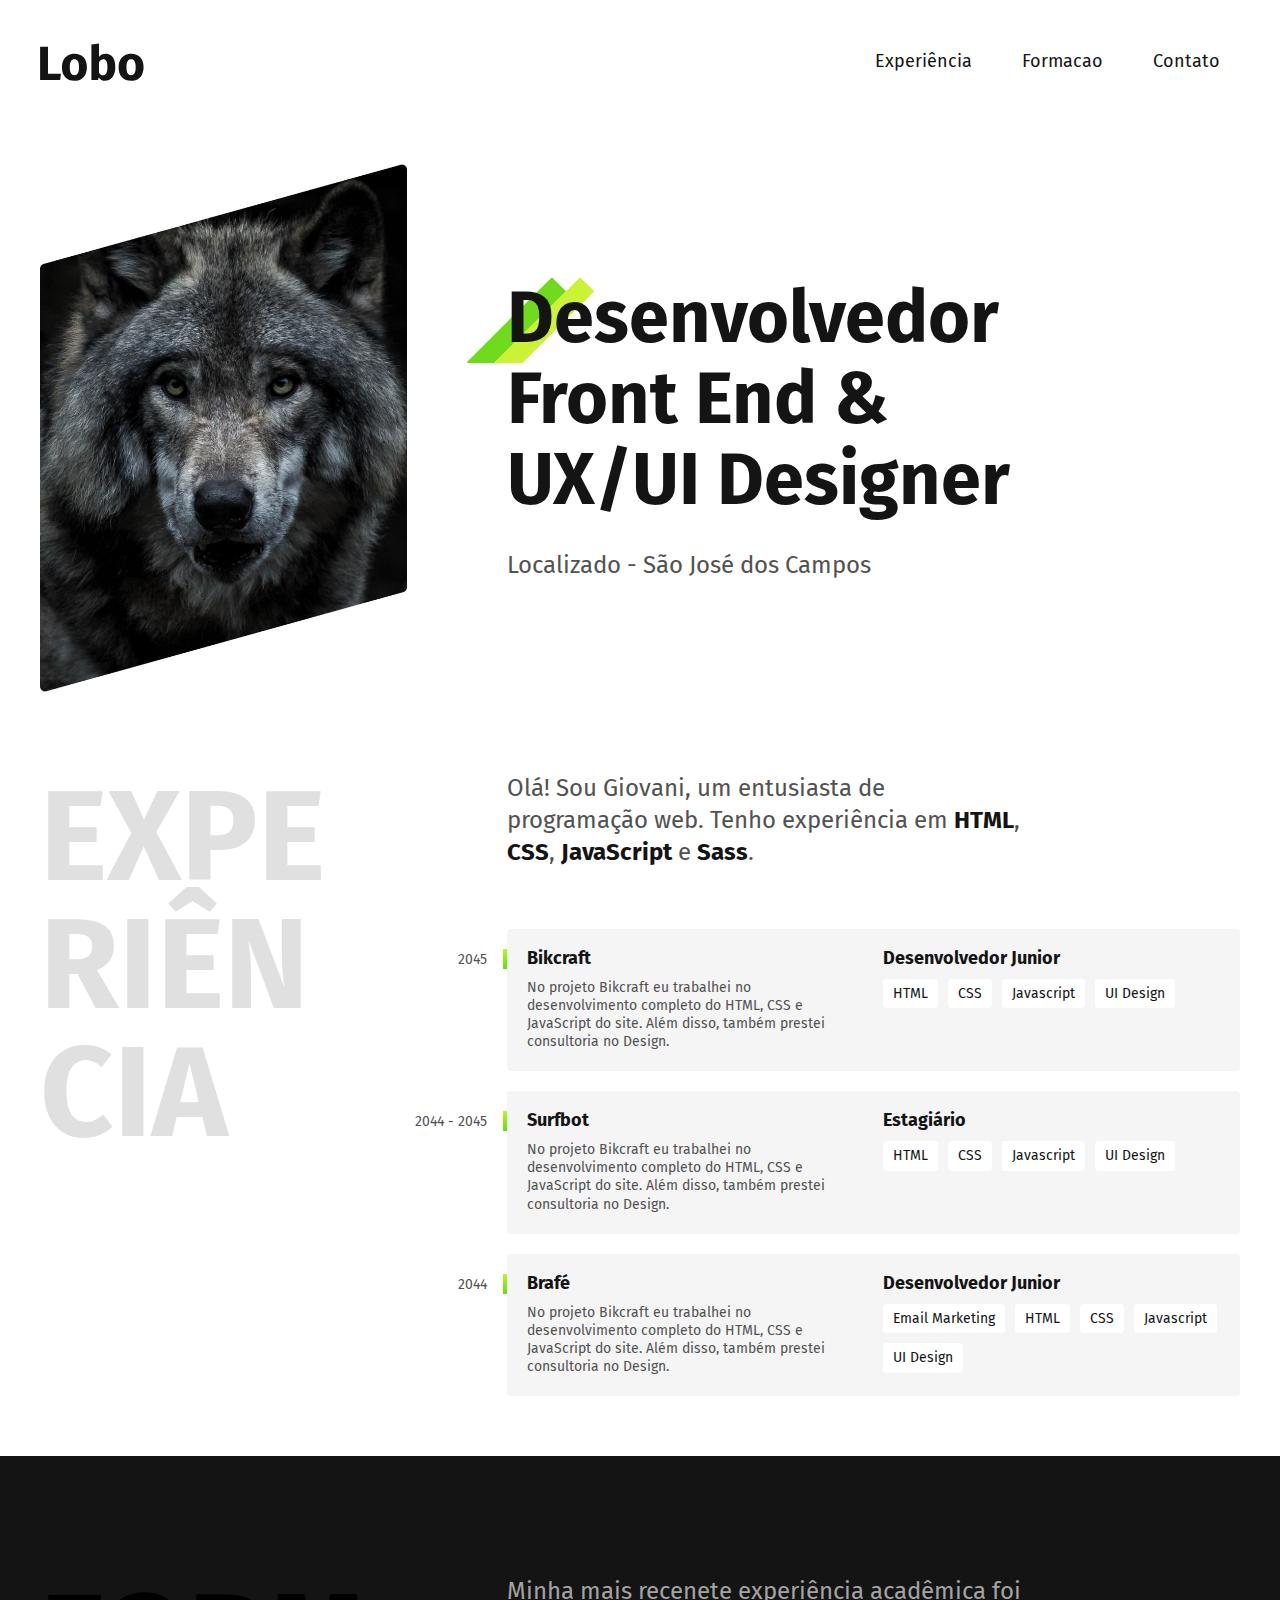
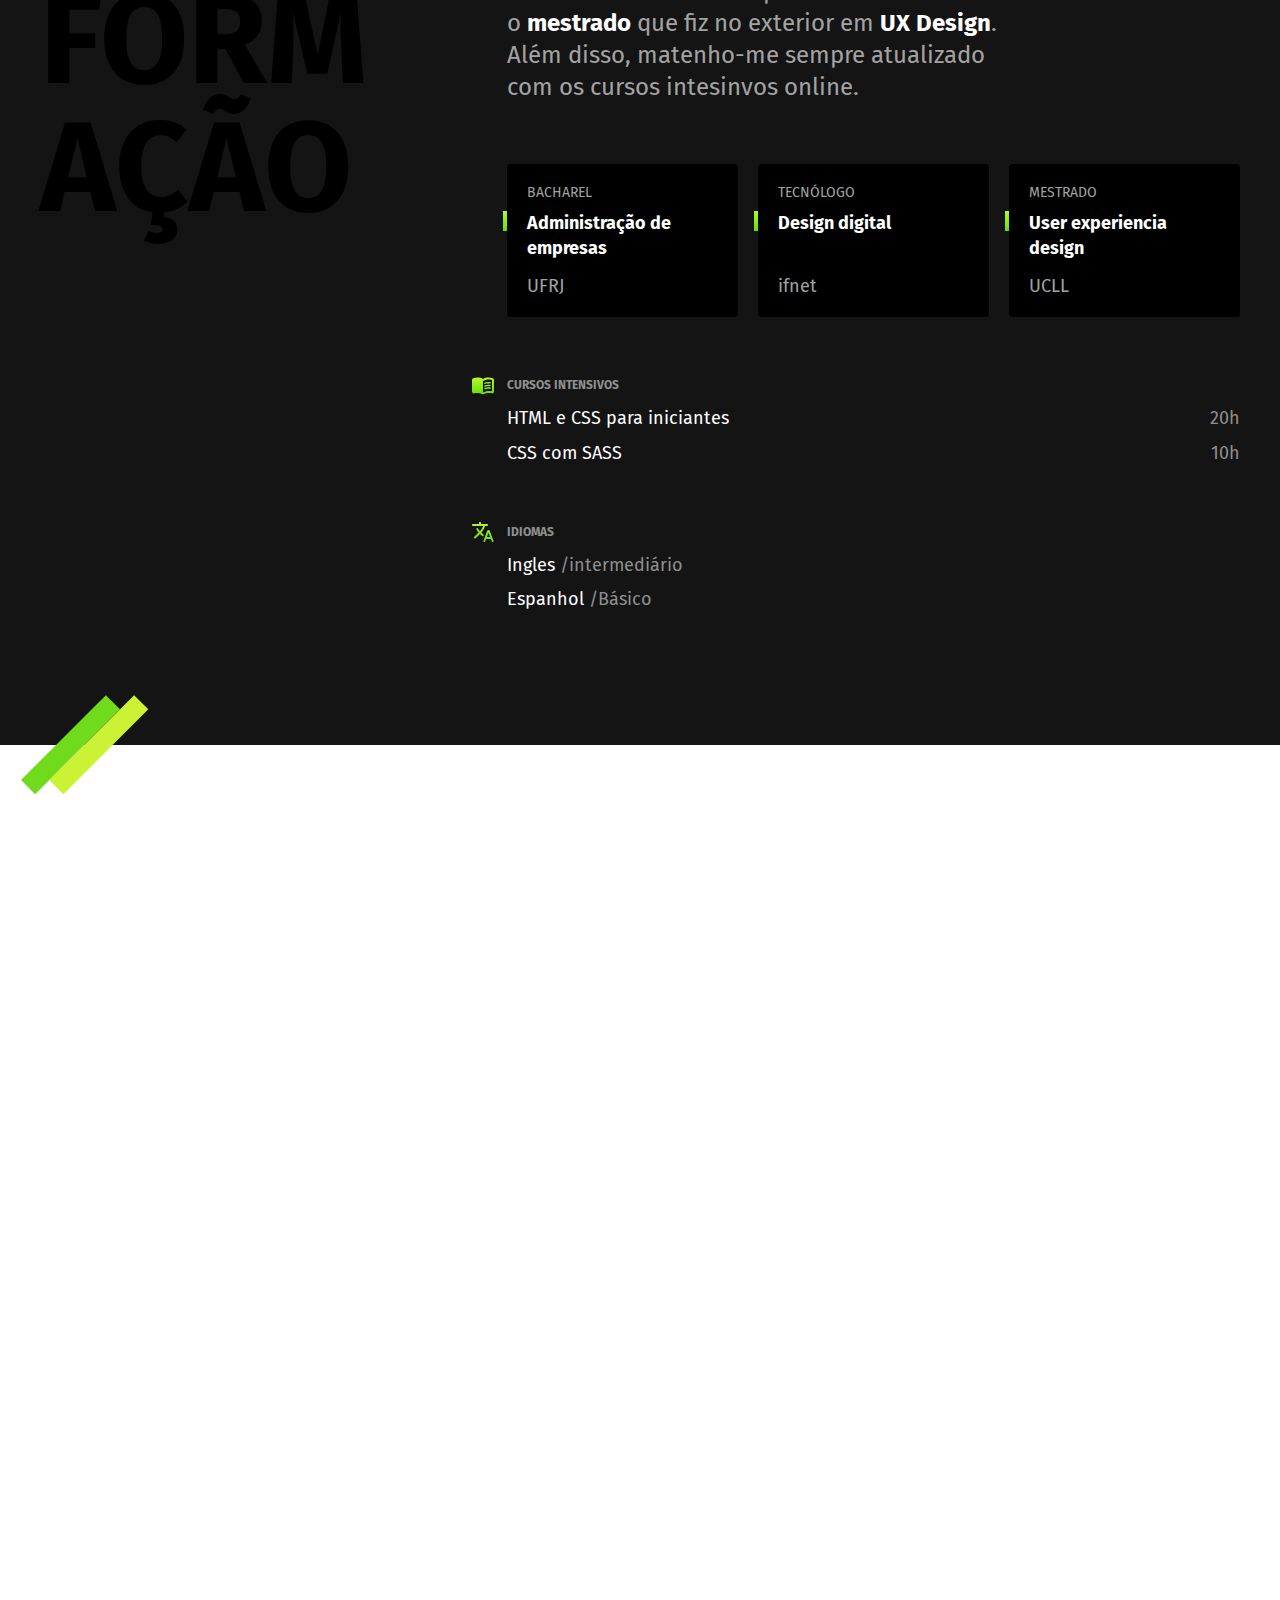
<file: index.html>
<!DOCTYPE html>
<html lang="en">
<head>
    <meta charset="UTF-8">
    <meta http-equiv="X-UA-Compatible" content="IE=edge">
    <meta name="viewport" content="width=device-width, initial-scale=1.0">
    <title>Lobo</title>
    <link rel="stylesheet" href="css/style.css">
    <link rel="preconnect" href="https://fonts.googleapis.com">
    <link rel="preconnect" href="https://fonts.gstatic.com" crossorigin>
    <link href="https://fonts.googleapis.com/css2?family=Fira+Sans:wght@400;500;700&display=swap" rel="stylesheet">
</head>
<body>
    <header class="header">
        <img src="img/marca.svg" alt="Nome da marca">
        <nav>
            <ul class="header-menu">
                <li><a href="#experiencia">Experiência</a></li>
                <li><a href="#formacao">Formacao</a></li>
                <li><a href="#contato">Contato</a></li>
            </ul>
        </nav>
    </header>

    <main class="introducao">
        <img src="img/perfil.jpg" alt="Lobo cinza">
        <div>
            <h1>Desenvolvedor <br> Front End & <br> UX/UI Designer</h1>
            <p>Localizado - São José dos Campos</p>
        </div>
    </main>

    <section class="experiencia" id="experiencia" aria-label="experiencia">
        <h2 class="subtitulo">Experiência</h2>
        <div>
            <p class="experiencia-texto">Olá! Sou Giovani, um entusiasta de programação web. Tenho experiência em <strong>HTML</strong>, <strong>CSS</strong>, <strong>JavaScript</strong> e <strong>Sass</strong>.</p>

            <div class="empresa">
                <span class="empresa-ano">2045</span>
                <h3 class="empresa-titulo">Bikcraft</h3>
                <span class="empresa-titulo">Desenvolvedor Junior</span>
                <p class="empresa-texto">No projeto Bikcraft eu trabalhei no desenvolvimento completo do HTML, CSS e JavaScript do site. Além disso, também prestei consultoria no Design.</p>
                <ul class="empresa-habilidades">
                    <li>HTML</li>
                    <li>CSS</li>
                    <li>Javascript</li>
                    <li>UI Design</li>
                </ul>
            </div>

            <div class="empresa">
                <span class="empresa-ano">2044 - 2045</span>
                <h3 class="empresa-titulo">Surfbot</h3>
                <span class="empresa-titulo">Estagiário</span>
                <p class="empresa-texto">No projeto Bikcraft eu trabalhei no desenvolvimento completo do HTML, CSS e JavaScript do site. Além disso, também prestei consultoria no Design.</p>
                <ul class="empresa-habilidades">
                    <li>HTML</li>
                    <li>CSS</li>
                    <li>Javascript</li>
                    <li>UI Design</li>
                </ul>
            </div>

            <div class="empresa">
                <span class="empresa-ano">2044</span>
                <h3 class="empresa-titulo">Brafé</h3>
                <span class="empresa-titulo">Desenvolvedor Junior</span>
                <p class="empresa-texto">No projeto Bikcraft eu trabalhei no desenvolvimento completo do HTML, CSS e JavaScript do site. Além disso, também prestei consultoria no Design.</p>
                <ul class="empresa-habilidades">
                    <li>Email Marketing</li>
                    <li>HTML</li>
                    <li>CSS</li>
                    <li>Javascript</li>
                    <li>UI Design</li>
                </ul>
            </div>
        </div>
    </section>

    <section class="formacao" id="formacao" aria-label="formacao">
        <div class="formacao-container">
            <h2 class="subtitulo">Formação</h2>
            <div>
                <p class="formacao-texto">
                    Minha mais recenete experiência acadêmica foi o <strong>mestrado</strong> que fiz no exterior em <strong>UX Design</strong>. Além disso, matenho-me sempre atualizado com os cursos intesinvos online.
                </p>

                <ul class="faculdade-lista">
                    <li class="faculdade">
                        <span class="faculdade-tipo">Bacharel</span>
                        <h3 class="faculdade-curso">Administração de empresas</h3>
                        <span class="faculdade-instituicao">UFRJ</span>
                    </li>
                    <li class="faculdade">
                        <span class="faculdade-tipo">Tecnólogo</span>
                        <h3 class="faculdade-curso">Design digital</h3>
                        <span class="faculdade-instituicao">ifnet</span>
                    </li>
                    <li class="faculdade">
                        <span class="faculdade-tipo">Mestrado</span>
                        <h3 class="faculdade-curso">User experiencia design</h3>
                        <span class="faculdade-instituicao">UCLL</span>
                    </li>
                </ul>

                <div class="formacao-extra">
                    <div class="cursos">
                        <h3>Cursos Intensivos</h3>
                        <ul>
                            <li>HTML e CSS para iniciantes  <span>20h</span></li>
                            <li>CSS com SASS  <span>10h</span></li>
                        </ul>
                    </div>
                    <div class="idiomas">
                        <h3>Idiomas</h3>
                        <ul>
                            <li>Ingles <span>/intermediário</span></li>
                            <li>Espanhol <span>/Básico</span></li>
                        </ul>
                    </div>
                </div>
                </div>
            </div>
        </div>
    </section>

</body>
</html>
</file>
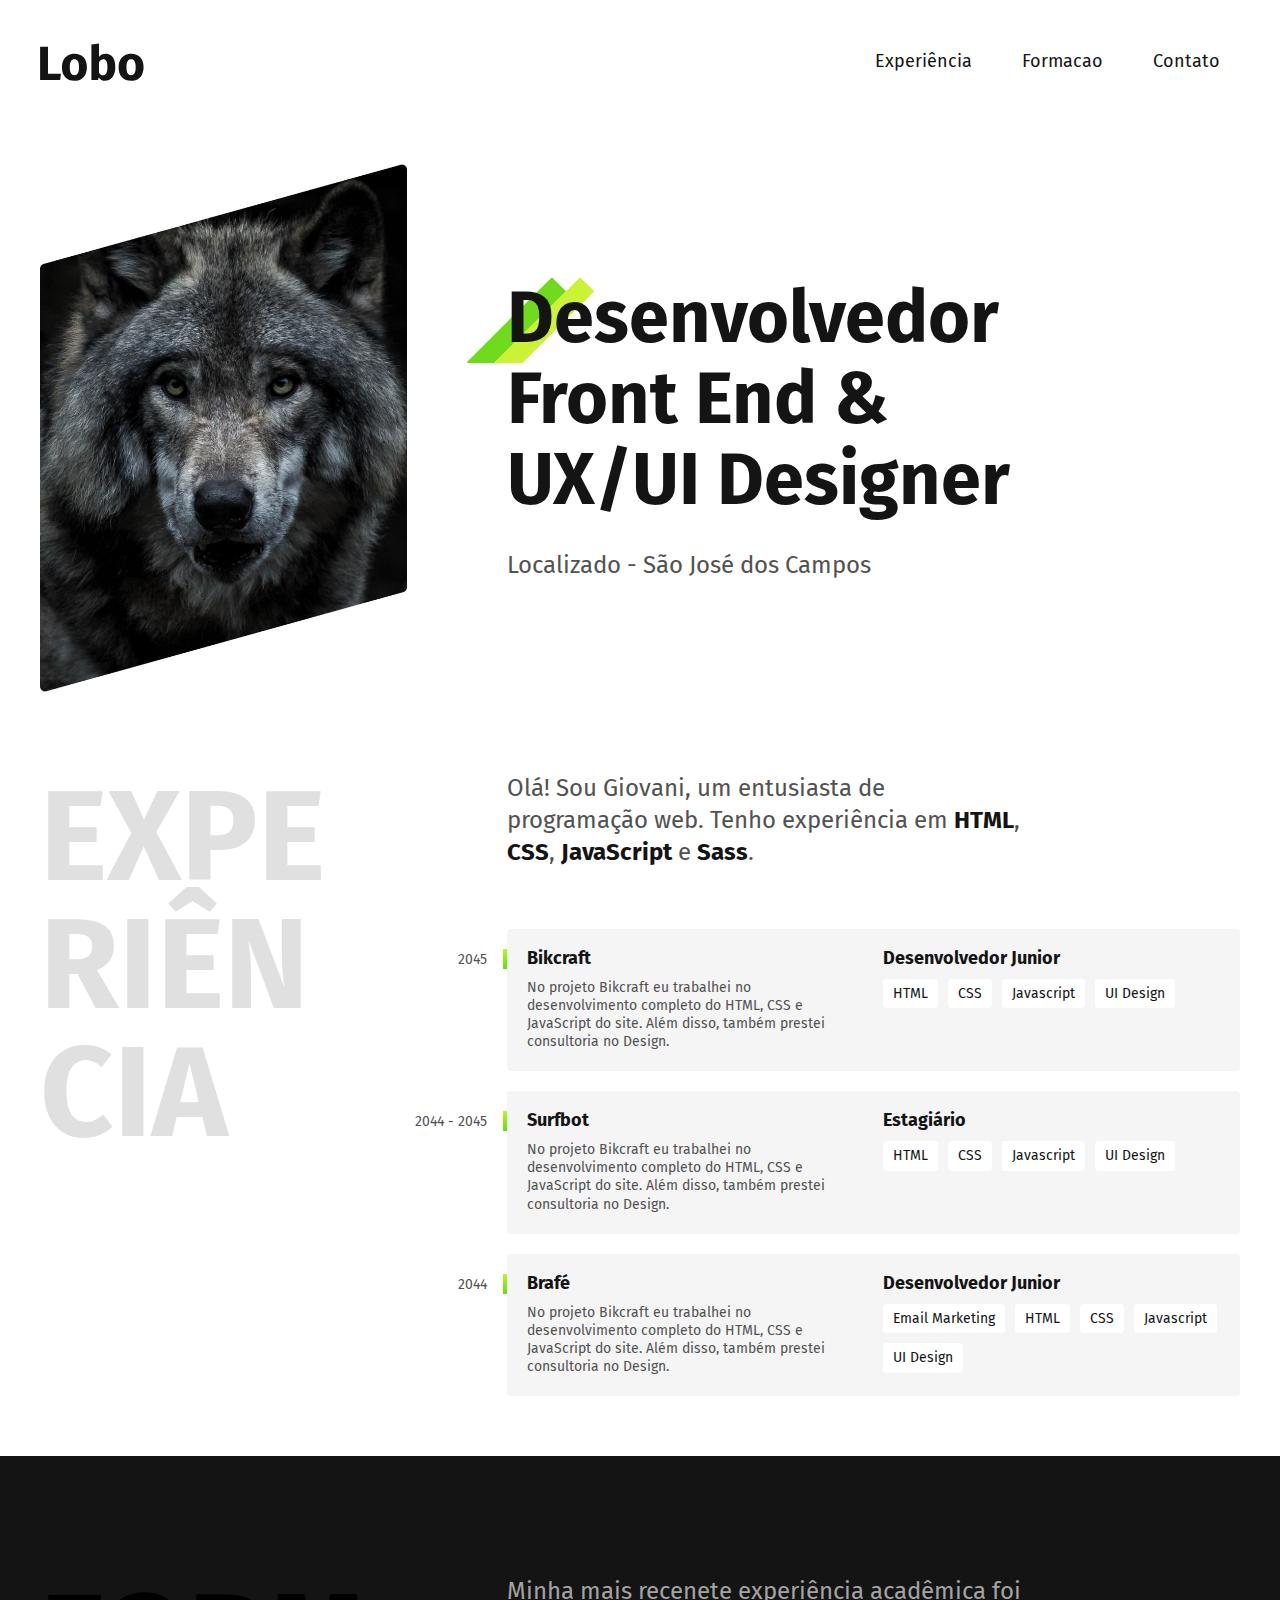
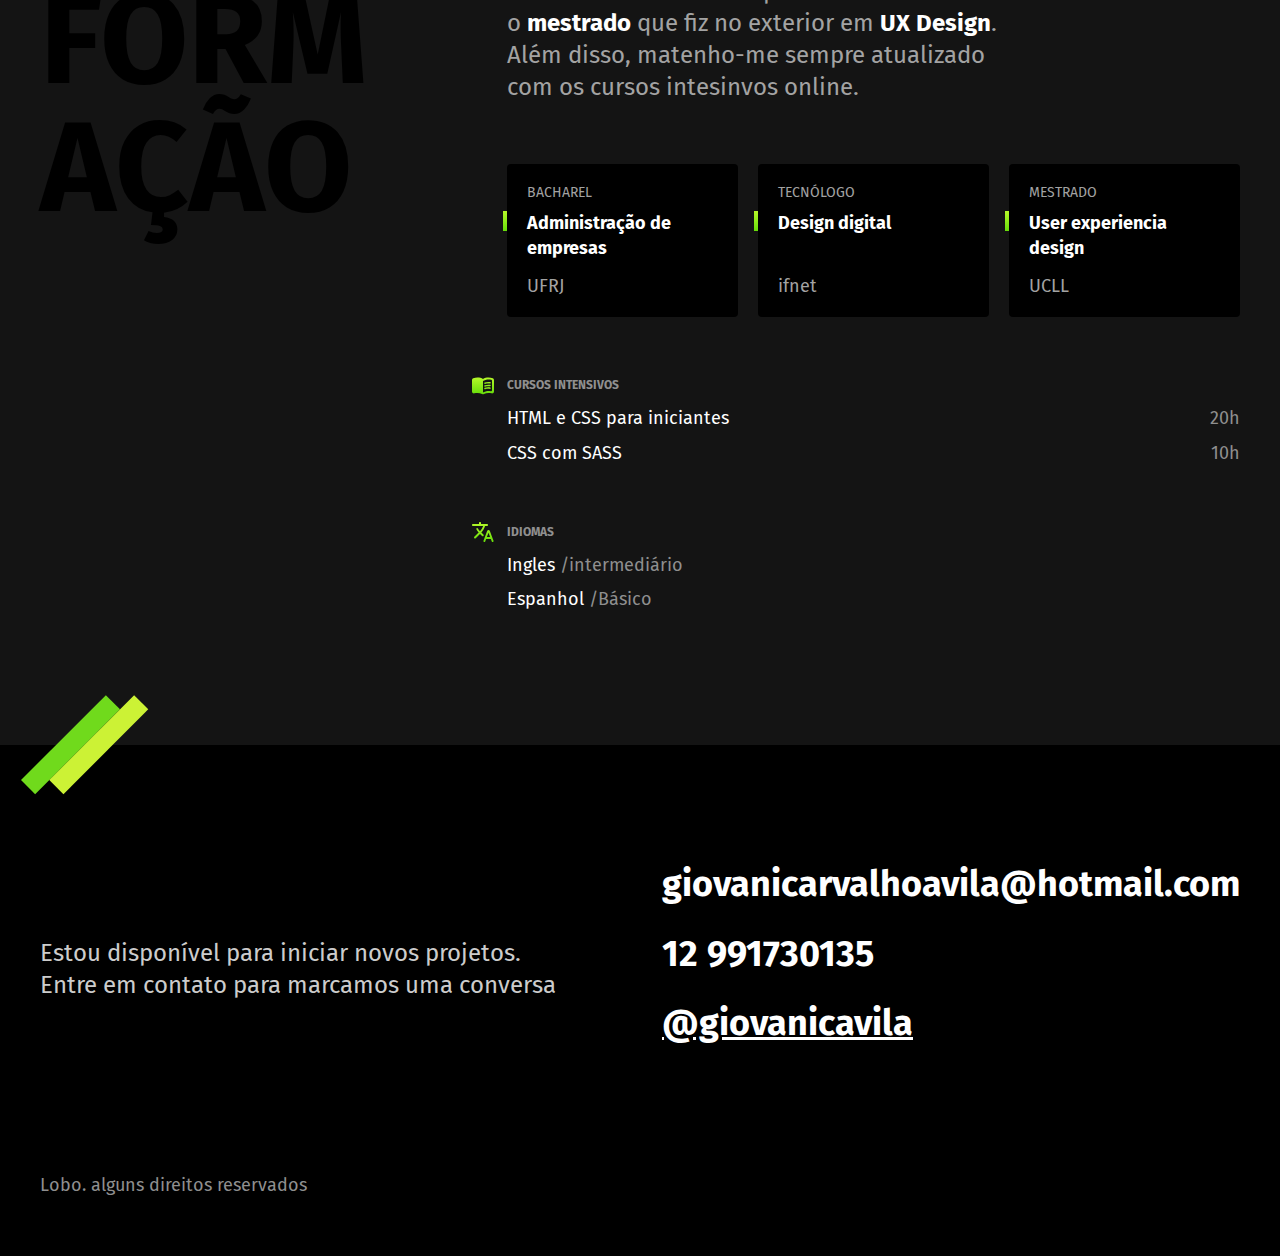
<file: template/index.html>
<!DOCTYPE html>
<html lang="en">
<head>
    <meta charset="UTF-8">
    <meta http-equiv="X-UA-Compatible" content="IE=edge">
    <meta name="viewport" content="width=device-width, initial-scale=1.0">
    <meta name="description" content="Desenvolvedor e designer localizado em São José dos Campos">
    <title>Lobo</title>
    <link rel="stylesheet" href="../styles/global.css">
    <link rel="preconnect" href="https://fonts.googleapis.com">
    <link rel="preconnect" href="https://fonts.gstatic.com" crossorigin>
    <link href="https://fonts.googleapis.com/css2?family=Fira+Sans:wght@400;500;700&display=swap" rel="stylesheet">
</head>
<body>
    <header class="header">
        <img src="../img/marca.svg" alt="Nome da marca">
        <nav>
            <ul class="header-menu">
                <li><a href="#experiencia">Experiência</a></li>
                <li><a href="#formacao">Formacao</a></li>
                <li><a href="#contato">Contato</a></li>
            </ul>
        </nav>
    </header>

    <main class="introducao">
        <img src="../img/perfil.jpg" alt="Lobo cinza">
        <div>
            <h1>Desenvolvedor <br> Front End & <br> UX/UI Designer</h1>
            <p>Localizado - São José dos Campos</p>
        </div>
    </main>

    <section class="experiencia" id="experiencia" aria-label="experiencia">
        <h2 class="subtitulo">Experiência</h2>
        <div>
            <p class="experiencia-texto">Olá! Sou Giovani, um entusiasta de programação web. Tenho experiência em <strong>HTML</strong>, <strong>CSS</strong>, <strong>JavaScript</strong> e <strong>Sass</strong>.</p>

            <div class="empresa">
                <span class="empresa-ano">2045</span>
                <h3 class="empresa-titulo">Bikcraft</h3>
                <span class="empresa-titulo">Desenvolvedor Junior</span>
                <p class="empresa-texto">No projeto Bikcraft eu trabalhei no desenvolvimento completo do HTML, CSS e JavaScript do site. Além disso, também prestei consultoria no Design.</p>
                <ul class="empresa-habilidades">
                    <li>HTML</li>
                    <li>CSS</li>
                    <li>Javascript</li>
                    <li>UI Design</li>
                </ul>
            </div>

            <div class="empresa">
                <span class="empresa-ano">2044 - 2045</span>
                <h3 class="empresa-titulo">Surfbot</h3>
                <span class="empresa-titulo">Estagiário</span>
                <p class="empresa-texto">No projeto Bikcraft eu trabalhei no desenvolvimento completo do HTML, CSS e JavaScript do site. Além disso, também prestei consultoria no Design.</p>
                <ul class="empresa-habilidades">
                    <li>HTML</li>
                    <li>CSS</li>
                    <li>Javascript</li>
                    <li>UI Design</li>
                </ul>
            </div>

            <div class="empresa">
                <span class="empresa-ano">2044</span>
                <h3 class="empresa-titulo">Brafé</h3>
                <span class="empresa-titulo">Desenvolvedor Junior</span>
                <p class="empresa-texto">No projeto Bikcraft eu trabalhei no desenvolvimento completo do HTML, CSS e JavaScript do site. Além disso, também prestei consultoria no Design.</p>
                <ul class="empresa-habilidades">
                    <li>Email Marketing</li>
                    <li>HTML</li>
                    <li>CSS</li>
                    <li>Javascript</li>
                    <li>UI Design</li>
                </ul>
            </div>
        </div>
    </section>

    <section class="formacao" id="formacao" aria-label="formacao">
        <div class="formacao-container">
            <h2 class="subtitulo">Formação</h2>
            <div>
                <p class="formacao-texto">
                    Minha mais recenete experiência acadêmica foi o <strong>mestrado</strong> que fiz no exterior em <strong>UX Design</strong>. Além disso, matenho-me sempre atualizado com os cursos intesinvos online.
                </p>

                <ul class="faculdade-lista">
                    <li class="faculdade">
                        <span class="faculdade-tipo">Bacharel</span>
                        <h3 class="faculdade-curso">Administração de empresas</h3>
                        <span class="faculdade-instituicao">UFRJ</span>
                    </li>
                    <li class="faculdade">
                        <span class="faculdade-tipo">Tecnólogo</span>
                        <h3 class="faculdade-curso">Design digital</h3>
                        <span class="faculdade-instituicao">ifnet</span>
                    </li>
                    <li class="faculdade">
                        <span class="faculdade-tipo">Mestrado</span>
                        <h3 class="faculdade-curso">User experiencia design</h3>
                        <span class="faculdade-instituicao">UCLL</span>
                    </li>
                </ul>

                <div class="formacao-extra">
                    <div class="cursos">
                        <h3>Cursos Intensivos</h3>
                        <ul>
                            <li>HTML e CSS para iniciantes  <span>20h</span></li>
                            <li>CSS com SASS  <span>10h</span></li>
                        </ul>
                    </div>
                    <div class="idiomas">
                        <h3>Idiomas</h3>
                        <ul>
                            <li>Ingles <span>/intermediário</span></li>
                            <li>Espanhol <span>/Básico</span></li>
                        </ul>
                    </div>
                </div>
                </div>
            </div>
        </div>
    </section>
    <footer class="footer" id="contato">
        <div class="footer-container">
            <p class="footer-texto">
                Estou disponível para iniciar novos projetos. Entre em contato para marcamos uma conversa
            </p>
            <ul class="footer-contato">
                <li>giovanicarvalhoavila@hotmail.com</li>
                <li>12 991730135</li>
                <li><a href="">@giovanicavila</a></li>
            </ul>
            <p class="footer-copy">Lobo. alguns direitos reservados</p>
        </div>
    </footer>
</body>
</html>
</file>
<file: css/style.css>
@import './global.css';
@import './header.css';
@import './introducao.css';
@import './experiencia.css';
@import './formacao.css';
</file>
<file: styles/global.css>
@import url(experiencia.css);
@import url(footer.css);
@import url(formacao.css);
@import url(header.css);
@import url(introducao.css);
body {
  margin: 0px;
  padding: 0px;
  font-family: "Fira Sans", Arial, Helvetica, sans-serif;
  color: #141414;
}

h1, h2, h3, p {
  margin: 0px;
}

ul {
  margin: 0px;
  padding: 0px;
  list-style: none;
}

img {
  max-width: 100%;
  display: block;
}

.subtitulo {
  font-size: 8rem;
  word-break: break-all;
  line-height: 1;
  text-transform: uppercase;
  max-width: 4ch;
}

/*# sourceMappingURL=global.css.map */
</file>
